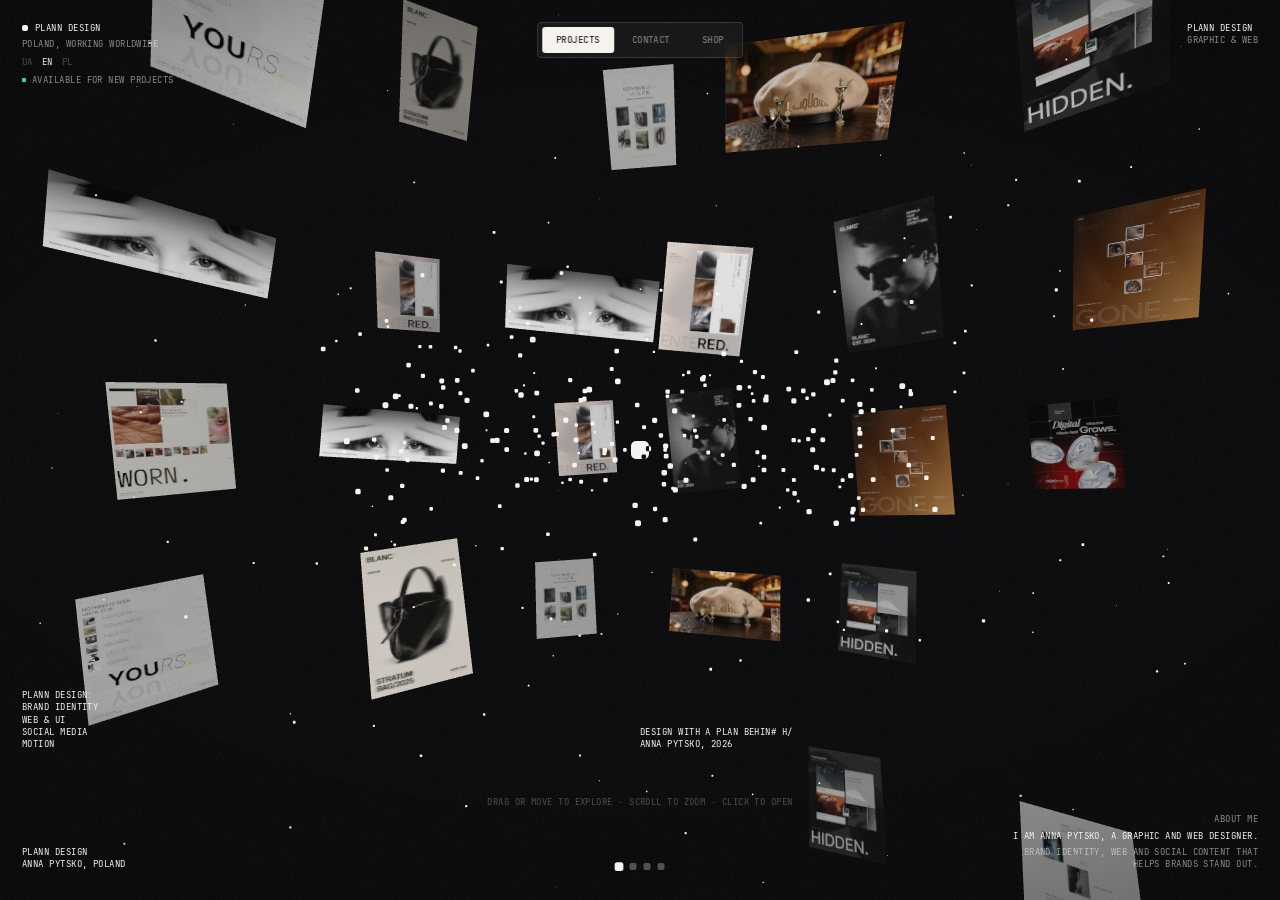
<file: index.html>
<!DOCTYPE html>
<html lang="en">
<head>
  <meta charset="utf-8">
  <meta name="viewport" content="width=device-width, initial-scale=1, viewport-fit=cover">
  <title>Anna Pytsko · PLANN design · Graphic &amp; Web Designer</title>
  <meta name="description" content="PLANN design by Anna Pytsko: brand identities, web and social media content with a plan behind them.">
  <meta name="theme-color" content="#050506">

  <!-- Adres docelowy: GitHub Pages, projekt w podfolderze /plann_design/ -->
  <link rel="canonical" href="https://annapl20.github.io/plann_design/">
  <meta property="og:url" content="https://annapl20.github.io/plann_design/">
  <meta property="og:type" content="website">
  <meta property="og:title" content="Anna Pytsko · PLANN design · Graphic &amp; Web Designer">
  <meta property="og:description" content="PLANN design by Anna Pytsko: brand identities, web and social media content with a plan behind them.">
  <meta property="og:image" content="https://annapl20.github.io/plann_design/img/og.png">
  <meta property="og:image:width" content="1200">
  <meta property="og:image:height" content="630">
  <meta name="twitter:card" content="summary_large_image">
  <meta name="twitter:title" content="Anna Pytsko · PLANN design">
  <meta name="twitter:description" content="Brand identities, web and social media content with a plan behind them.">
  <meta name="twitter:image" content="https://annapl20.github.io/plann_design/img/og.png">

  <link rel="icon" href="img/logo-pa-white.svg" type="image/svg+xml">
  <link rel="preload" href="fonts/JetBrainsMono-800.woff2" as="font" type="font/woff2" crossorigin>
  <link rel="preload" href="fonts/JetBrainsMono-400.woff2" as="font" type="font/woff2" crossorigin>
  <link rel="stylesheet" href="css/plann.css?v=20261015b">

  <script type="application/ld+json">
  {
    "@context": "https://schema.org",
    "@type": "Person",
    "name": "Anna Pytsko",
    "alternateName": "PLANN design",
    "url": "https://annapl20.github.io/plann_design/",
    "jobTitle": "Graphic & Web Designer",
    "email": "mailto:annapytsko@gmail.com",
    "sameAs": [
      "https://www.behance.net/pl_annetka",
      "https://www.instagram.com/plann_design_",
      "https://t.me/pl_annetka",
      "https://www.tiktok.com/@pl_annetka",
      "https://www.linkedin.com/in/anna-pytsko-588906248"
    ]
  }
  </script>
</head>
<body>
  <!-- Scena: kula z kart prac (WebGL) i napis z kropek (2D) -->
  <canvas id="gl"></canvas>
  <canvas id="dots"></canvas>
  <div class="vig" aria-hidden="true"></div>
  <div class="grain" aria-hidden="true"></div>

  <div class="ui">
    <!-- Gora: po lewej marka, jezyk i status; po srodku nawigacja; po prawej rok -->
    <div class="blk tl">
      <div class="brand"><i aria-hidden="true"></i><span>PLANN design</span></div>
      <div class="mute" style="margin-top:4px" data-i18n="ui.where">Poland, working worldwide</div>
      <div class="lang" role="group" aria-label="Language">
        <button type="button" data-lang="uk">UA</button>
        <button type="button" data-lang="en">EN</button>
        <button type="button" data-lang="pl">PL</button>
      </div>
      <div class="status"><i aria-hidden="true"></i><span data-i18n="hero.status">Available for new projects</span></div>
    </div>

    <nav class="topnav" aria-label="Menu">
      <a href="index.html" aria-current="page" data-i18n="nav.projects">Projects</a>
      <a href="contact.html" data-i18n="nav.contact">Contact</a>
      <a href="shop.html" data-i18n="nav.shop">Shop</a>
    </nav>

    <div class="blk tr">PLANN DESIGN<br><span class="mute" data-i18n="ui.brandline">Graphic &amp; web</span></div>

    <!-- Dol: lista slajdu, opis, podpowiedz, podpis, "o mnie" -->
    <div class="blk bl" id="list" aria-live="polite"></div>
    <div class="blk bc" id="desc"></div>
    <div class="blk hint" id="hint" data-i18n="ui.hint">Drag or move to explore · Scroll to zoom · Click to open</div>
    <div class="blk bl2">PLANN DESIGN<br><span data-i18n="ui.sign">ANNA PYTSKO, POLAND</span></div>
    <div class="blk br2">
      <div class="mute" data-i18n="ui.aboutLabel">About me</div>
      <div style="margin-top:4px" data-i18n="about.lead">I am Anna Pytsko, a graphic and web designer.</div>
      <div class="mute" style="margin-top:4px" data-i18n="ui.about2">Brand identity, web and social content that helps brands stand out.</div>
    </div>

    <div class="pag" id="pag" role="group" aria-label="Slides"></div>
  </div>

  <!-- Czarny ekran przy otwieraniu projektu: znak PA i nazwa -->
  <div class="gate" id="gate" aria-hidden="true"><img src="img/logo-pa-white.svg" alt=""><span id="gateName"></span></div>

  <!-- Podglad projektu: opis po lewej, pozioma stega kadrow po prawej -->
  <div class="lb" id="lb" role="dialog" aria-labelledby="lbTitle">
    <div class="prog" id="lbProg"></div>
    <button class="x" id="lbX" type="button" data-i18n="ui.close">Close [Esc]</button>
    <div class="side">
      <div class="mute" data-i18n="case.label">Project</div>
      <h2 id="lbTitle"></h2>
      <p id="lbDesc"></p>
      <div class="ctl">
        <button type="button" id="lbAbout" aria-expanded="false" aria-controls="lbDesc" data-i18n="case.about">About the project</button>
        <a id="lbLink" href="https://www.behance.net/pl_annetka" target="_blank" rel="noopener"><span data-i18n="ui.explore">Explore more</span> ↗</a>
      </div>
    </div>
    <div class="track" id="lbTrack"></div>
  </div>

  <!-- Loader 00 -> 100 -->
  <div class="ld" id="ld"><div class="bar" id="ldb"></div><div>PLANN design<br><span class="mute" data-i18n="ui.loader">Selected work, 2026</span></div><div class="n" id="ldn">00</div></div>

  <!-- Wlasny kursor -->
  <div class="cur" id="cur" aria-hidden="true"><div class="r"><span data-i18n="cursor.view">View</span></div><div class="d"></div></div>

  <script src="js/i18n.js?v=20261015b"></script>
  <script type="module" src="js/plann.js?v=20261015b"></script>
</body>
</html>
</file>
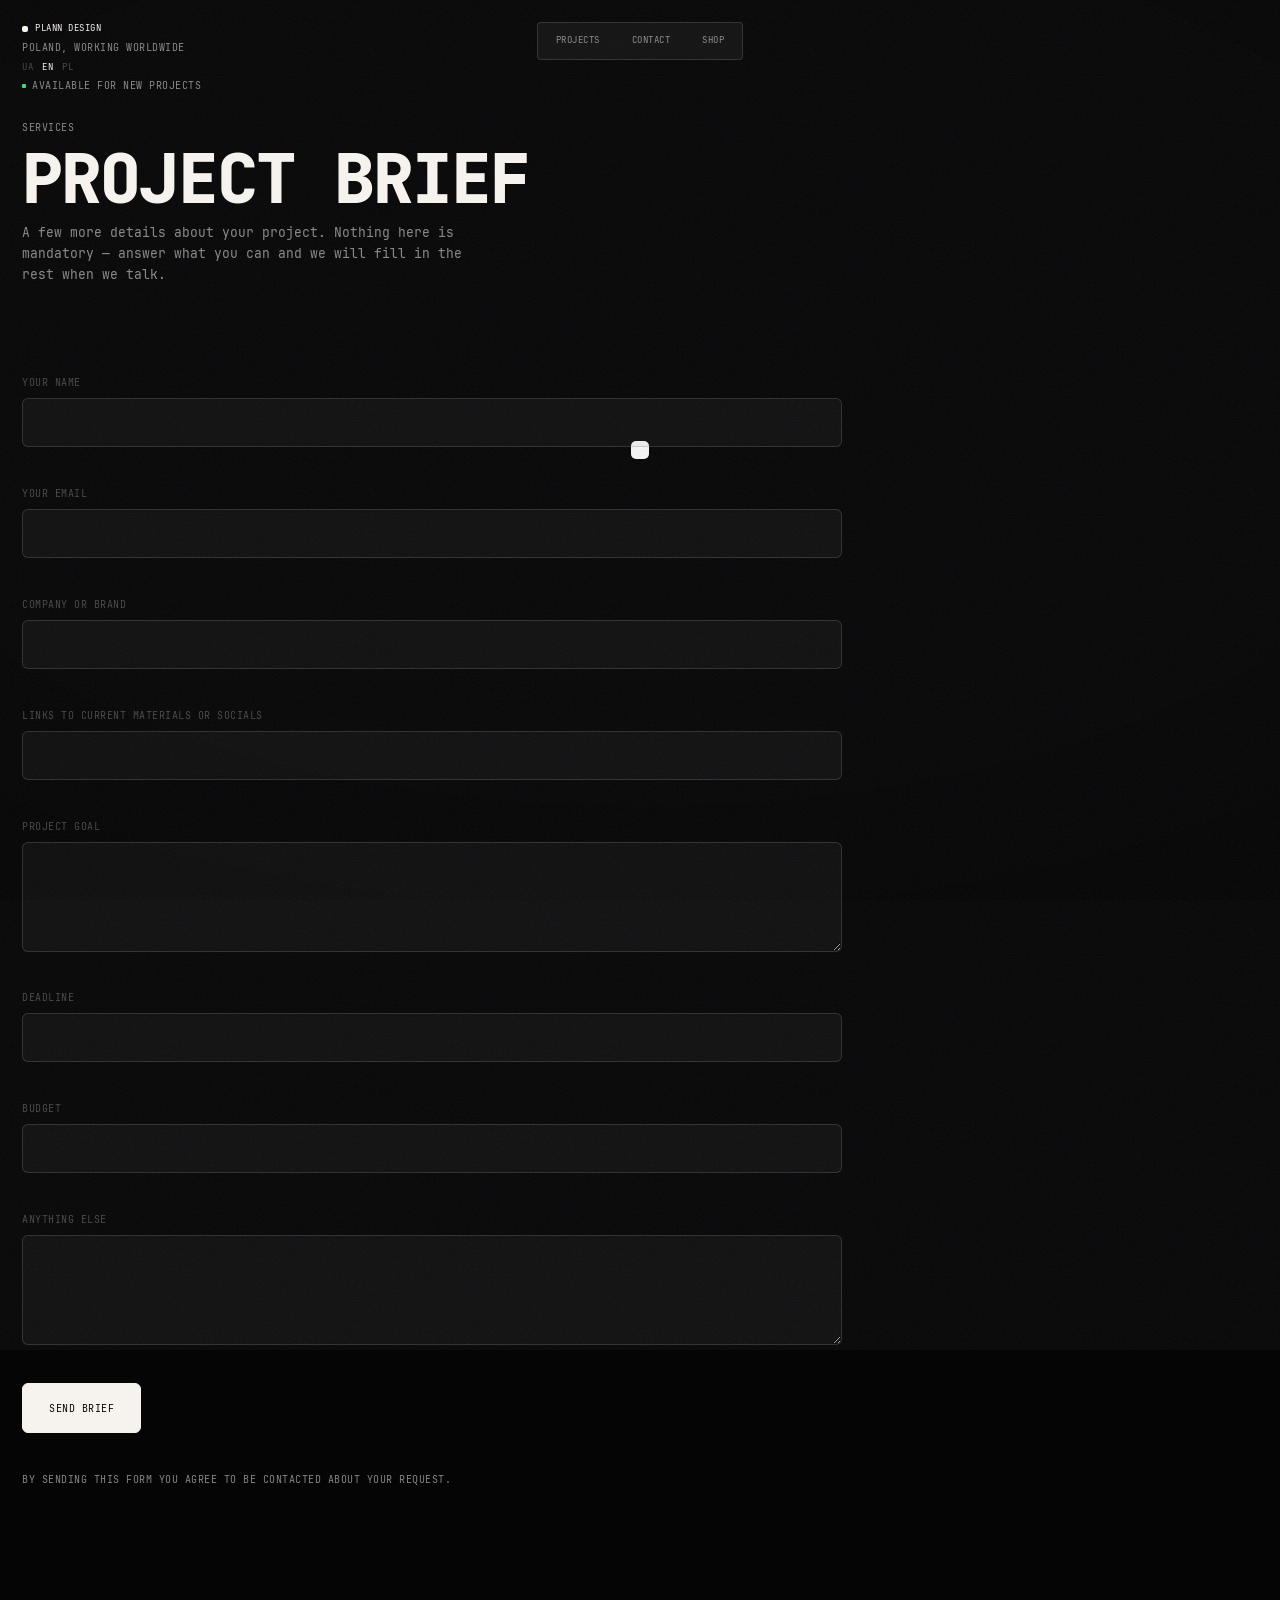
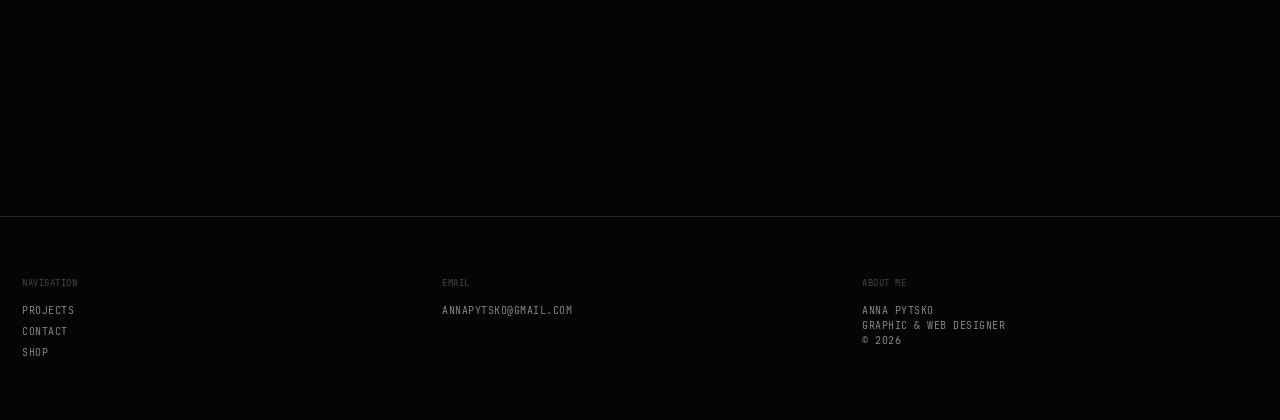
<file: brief.html>
<!DOCTYPE html>
<html lang="en">
<head>
  <meta charset="utf-8">
  <meta name="viewport" content="width=device-width, initial-scale=1, viewport-fit=cover">
  <title>Project brief · PLANN design</title>
  <meta name="description" content="Share a few more details about your project with Anna Pytsko, PLANN design.">
  <meta name="theme-color" content="#050506">
  <meta name="robots" content="noindex">
  <link rel="icon" href="img/logo-pa-white.svg" type="image/svg+xml">
  <link rel="preload" href="fonts/JetBrainsMono-800.woff2" as="font" type="font/woff2" crossorigin>
  <link rel="stylesheet" href="css/plann-pages.css?v=20261015b">
</head>
<body data-meta-key="brief">
  <div class="vig" aria-hidden="true"></div>
  <div class="grain" aria-hidden="true"></div>

  <header class="head">
    <div class="headL">
      <a class="brand" href="index.html"><i aria-hidden="true"></i><span>PLANN design</span></a>
      <div class="mute" data-i18n="ui.where">Poland, working worldwide</div>
      <div class="lang" role="group" aria-label="Language">
        <button type="button" data-lang="uk">UA</button>
        <button type="button" data-lang="en">EN</button>
        <button type="button" data-lang="pl">PL</button>
      </div>
      <div class="status"><i aria-hidden="true"></i><span data-i18n="hero.status">Available for new projects</span></div>
    </div>
    <nav class="topnav" aria-label="Menu">
      <a href="index.html" data-i18n="nav.projects">Projects</a>
      <a href="contact.html" data-i18n="nav.contact">Contact</a>
      <a href="shop.html" data-i18n="nav.shop">Shop</a>
    </nav>
  </header>

  <main class="page" id="main">
    <div class="lead">
      <p class="label" data-i18n="services.label">Services</p>
      <h1 class="h1" data-i18n="brief.title">Project brief</h1>
      <p class="sub" data-i18n="brief.intro">A few more details about your project.</p>
    </div>

    <!-- Rozszerzony brief; logika wysylki w js/brief.js -->
    <form class="brief__form brief__grid" data-brief-form novalidate style="max-width:820px">
      <label class="brief__field">
        <span data-i18n="brief.name">Your name</span>
        <input class="brief__input" type="text" name="name" autocomplete="name" data-brief-name required>
      </label>
      <label class="brief__field">
        <span data-i18n="brief.email">Your email</span>
        <input class="brief__input" type="email" name="email" autocomplete="email" inputmode="email" spellcheck="false" data-brief-email required>
      </label>
      <label class="brief__field">
        <span data-i18n="brief.company">Company or brand</span>
        <input class="brief__input" type="text" name="company" autocomplete="organization">
      </label>
      <label class="brief__field">
        <span data-i18n="brief.links">Links to current materials or socials</span>
        <input class="brief__input" type="text" name="links" inputmode="url" spellcheck="false">
      </label>
      <label class="brief__field">
        <span data-i18n="brief.goal">Project goal</span>
        <textarea class="brief__area" name="goal" rows="3"></textarea>
      </label>
      <label class="brief__field">
        <span data-i18n="brief.deadline">Deadline</span>
        <input class="brief__input" type="text" name="deadline">
      </label>
      <label class="brief__field">
        <span data-i18n="brief.budget">Budget</span>
        <input class="brief__input" type="text" name="budget">
      </label>
      <label class="brief__field">
        <span data-i18n="brief.extra">Anything else</span>
        <textarea class="brief__area" name="extra" rows="3"></textarea>
      </label>

      <input type="hidden" name="_subject" value="Project brief from PLANN design website">
      <input type="hidden" name="_template" value="table">
      <input type="hidden" name="_captcha" value="false">
      <input class="wiz__honey" type="text" name="_honey" tabindex="-1" autocomplete="off" aria-hidden="true">

      <button class="btn btn--solid btn--lg" type="submit" data-brief-send style="justify-self:start">
        <span data-brief-send-label data-i18n="brief.send">Send the brief</span>
      </button>
      <p class="brief__note" data-i18n="wiz.consent">By sending this form you agree to be contacted about your request.</p>
      <p class="brief__note is-error" data-brief-fail hidden role="alert">
        <span data-brief-fail-text data-i18n="brief.fail">The brief did not go through. Please write to me directly.</span>
      </p>
    </form>

    <!-- Ekran podziekowania -->
    <div class="fn__step fn__step--done" data-brief-done hidden style="justify-items:start;text-align:left">
      <span class="fn__check" aria-hidden="true">
        <svg viewBox="0 0 48 48" width="100%" height="100%" fill="none" stroke="currentColor" stroke-width="3" stroke-linecap="round" stroke-linejoin="round"><path d="M10 25.5 20 35 38 14"/></svg>
      </span>
      <h2 class="fn__q" data-i18n="brief.doneTitle">Brief received</h2>
      <p class="fn__doneLead" data-i18n="brief.doneLead">Thank you. I will read it and get back to you within 24-48 hours.</p>
      <a class="btn" href="index.html" data-i18n="brief.back">Back to site</a>
    </div>
  </main>

  <footer class="foot">
    <div><h3 data-i18n="nav.menu">Navigation</h3><nav><a href="index.html" data-i18n="nav.projects">Projects</a><a href="contact.html" data-i18n="nav.contact">Contact</a><a href="shop.html" data-i18n="nav.shop">Shop</a></nav></div>
    <div><h3>Email</h3><nav><a href="mailto:annapytsko@gmail.com">annapytsko@gmail.com</a></nav></div>
    <div><h3 data-i18n="ui.aboutLabel">About me</h3><p>Anna Pytsko<br><span data-i18n="hero.label">Graphic &amp; web designer</span><br>&copy; <span data-year>2026</span></p></div>
  </footer>

  <div class="cur" aria-hidden="true"><div class="r"><span data-i18n="cursor.view">View</span></div></div>

  <script src="js/i18n.js?v=20261015b"></script>
  <script src="js/plann-shell.js?v=20261015b"></script>
  <script src="js/brief.js?v=20261015b"></script>
</body>
</html>
</file>
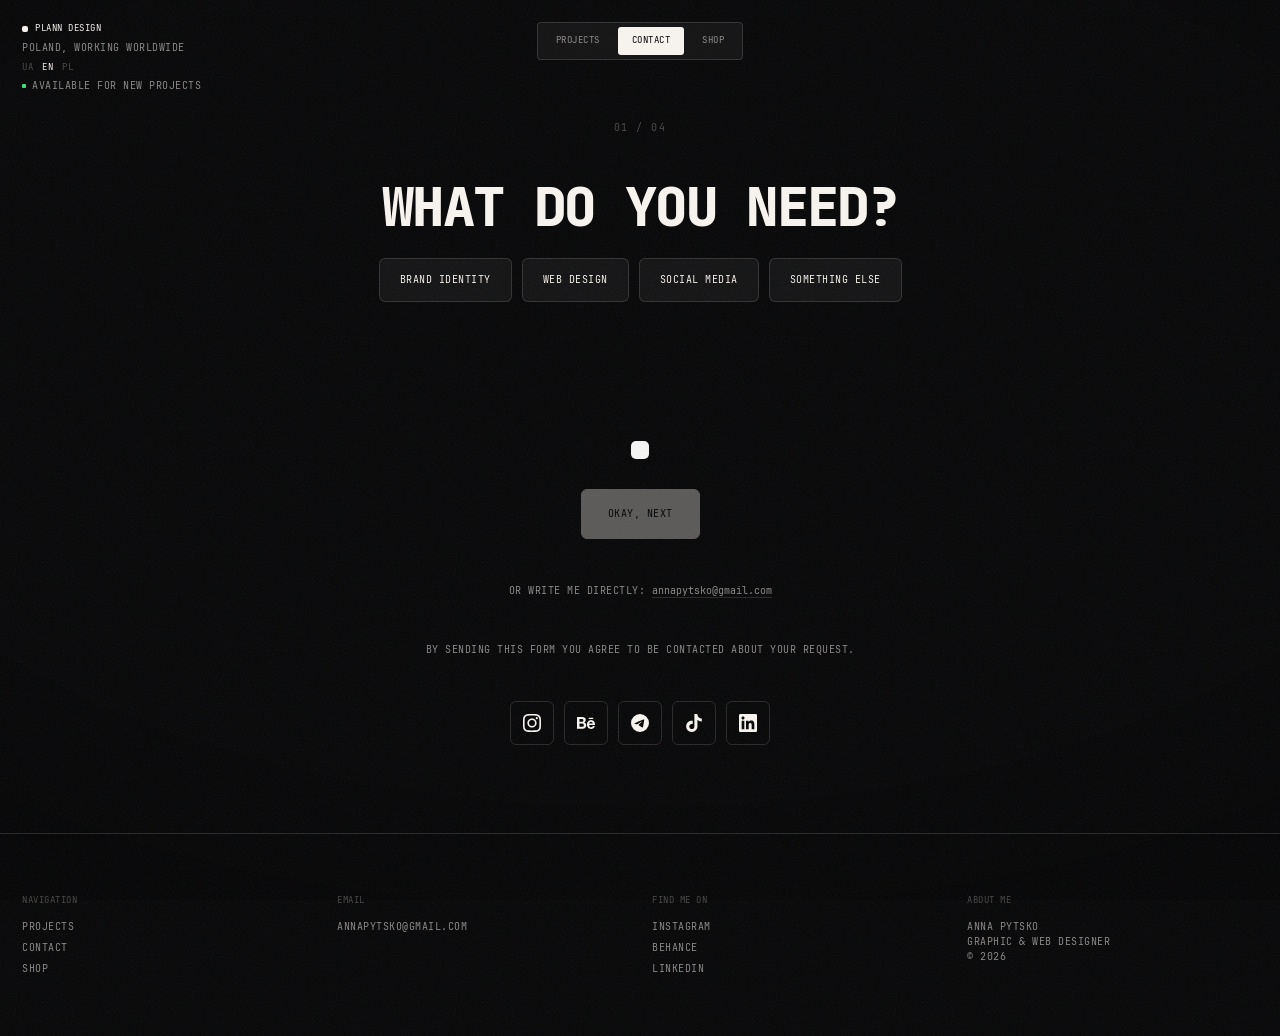
<file: contact.html>
<!DOCTYPE html>
<html lang="en">
<head>
  <meta charset="utf-8">
  <meta name="viewport" content="width=device-width, initial-scale=1, viewport-fit=cover">
  <title>Contact · PLANN design</title>
  <meta name="description" content="Start a project with Anna Pytsko, PLANN design.">
  <meta name="theme-color" content="#050506">
  <link rel="canonical" href="https://annapl20.github.io/plann_design/contact.html">
  <link rel="icon" href="img/logo-pa-white.svg" type="image/svg+xml">
  <link rel="preload" href="fonts/JetBrainsMono-800.woff2" as="font" type="font/woff2" crossorigin>
  <link rel="stylesheet" href="css/plann-pages.css?v=20261015b">
</head>
<body data-meta-key="ct">
  <div class="vig" aria-hidden="true"></div>
  <div class="grain" aria-hidden="true"></div>

  <!-- Szapka wspolna dla podstron: marka, nawigacja po srodku, jezyk po prawej -->
  <header class="head">
    <div class="headL">
      <a class="brand" href="index.html"><i aria-hidden="true"></i><span>PLANN design</span></a>
      <div class="mute" data-i18n="ui.where">Poland, working worldwide</div>
      <div class="lang" role="group" aria-label="Language">
        <button type="button" data-lang="uk">UA</button>
        <button type="button" data-lang="en">EN</button>
        <button type="button" data-lang="pl">PL</button>
      </div>
      <div class="status"><i aria-hidden="true"></i><span data-i18n="hero.status">Available for new projects</span></div>
    </div>
    <nav class="topnav" aria-label="Menu">
      <a href="index.html" data-i18n="nav.projects">Projects</a>
      <a href="contact.html" aria-current="page" data-i18n="nav.contact">Contact</a>
      <a href="shop.html" data-i18n="nav.shop">Shop</a>
    </nav>
  </header>

  <main class="page" id="main">
    <!-- Lejek: jeden krok na ekran; logika w js/contact-funnel.js -->
    <section class="fn" data-fn>
      <p class="fn__meta"><span data-fn-count>01</span> / 04</p>

      <form class="fn__form" data-fn-form novalidate style="width:100%">
        <div class="fn__stage">
          <div class="fn__step is-active" data-fn-step="1">
            <h1 class="fn__q" data-i18n="wiz.q1">What do you need?</h1>
            <div class="fn__chips" role="radiogroup" data-fn-services data-i18n-attr="aria-label:wiz.q1" aria-label="What do you need?">
              <button class="chip" type="button" role="radio" aria-checked="false" data-value="Brand identity" data-key="wiz.s1"><span data-i18n="wiz.s1">Brand identity</span></button>
              <button class="chip" type="button" role="radio" aria-checked="false" data-value="Web design" data-key="wiz.s2"><span data-i18n="wiz.s2">Web design</span></button>
              <button class="chip" type="button" role="radio" aria-checked="false" data-value="Social media" data-key="ct.s3"><span data-i18n="ct.s3">Social media</span></button>
              <button class="chip" type="button" role="radio" aria-checked="false" data-value="Something else" data-key="wiz.s4"><span data-i18n="wiz.s4">Something else</span></button>
            </div>
          </div>

          <div class="fn__step" data-fn-step="2">
            <h2 class="fn__q" data-i18n="ct.q2">Your budget</h2>
            <label class="fn__amountRow">
              <span class="fn__cur" aria-hidden="true">€</span>
              <input class="fn__amountInput" type="text" inputmode="numeric" autocomplete="off" spellcheck="false"
                     data-fn-budget placeholder="5.000" data-i18n-attr="placeholder:ct.budgetPh,aria-label:ct.q2" aria-label="Your budget">
            </label>
            <button class="chip" type="button" aria-pressed="false" data-fn-notsure><span data-i18n="wiz.b5">Not sure yet</span></button>
          </div>

          <div class="fn__step" data-fn-step="3">
            <h2 class="fn__q" data-i18n="ct.q3">Your email</h2>
            <input class="fn__input" type="email" name="email" inputmode="email" autocomplete="email" spellcheck="false"
                   data-fn-email placeholder="your@email" data-i18n-attr="placeholder:ct.emailPh,aria-label:ct.q3" aria-label="Your email">
            <p class="fn__error" data-fn-error hidden data-i18n="wiz.mailErr">That does not look like a valid email address.</p>
          </div>

          <div class="fn__step" data-fn-step="4">
            <h2 class="fn__q" data-i18n="wiz.q4">A few words about the project</h2>
            <textarea class="fn__area" name="message" rows="3" data-fn-message placeholder="Two or three lines — optional"
                      data-i18n-attr="placeholder:wiz.msgPh,aria-label:wiz.q4" aria-label="A few words about the project"></textarea>
          </div>

          <div class="fn__step fn__step--done" data-fn-step="done">
            <span class="fn__check" aria-hidden="true">
              <svg viewBox="0 0 48 48" width="100%" height="100%" fill="none" stroke="currentColor" stroke-width="3" stroke-linecap="round" stroke-linejoin="round"><path d="M10 25.5 20 35 38 14"/></svg>
            </span>
            <h2 class="fn__q"><span data-i18n="ct.doneA">Request</span> <span data-i18n="ct.doneB">accepted.</span></h2>
            <p class="fn__doneLead" data-i18n="ct.doneLead">I will get back to you within 24-48 hours.</p>
            <dl class="fn__summary">
              <div class="fn__sumRow"><dt data-i18n="wiz.sumService">Service</dt><dd data-fn-sum="service"></dd></div>
              <div class="fn__sumRow"><dt data-i18n="wiz.sumBudget">Budget</dt><dd data-fn-sum="budget"></dd></div>
              <div class="fn__sumRow"><dt data-i18n="wiz.sumEmail">Email</dt><dd data-fn-sum="email"></dd></div>
            </dl>
          </div>
        </div>

        <p class="fn__fail" data-fn-fail hidden role="alert">
          <span data-i18n="wiz.fail">The message did not go through. Please write to me directly:</span>
          <a href="mailto:annapytsko@gmail.com?subject=Project%20request">annapytsko@gmail.com</a>
        </p>

        <div class="fn__nav" data-fn-nav>
          <button class="fn__back" type="button" data-fn-back data-i18n-attr="aria-label:ct.back" aria-label="Back" hidden>
            <svg width="14" height="14" viewBox="0 0 14 14" fill="none" aria-hidden="true"><path d="M9 2 4 7l5 5" stroke="currentColor" stroke-width="1.6"/></svg>
          </button>
          <button class="btn btn--solid btn--lg" type="submit" data-fn-next disabled>
            <span data-fn-next-label data-i18n="ct.next">Okay, next</span>
          </button>
        </div>

        <!-- Pola techniczne FormSubmit (formsubmit.co) -->
        <input type="hidden" name="_subject" value="New request from PLANN design website">
        <input type="hidden" name="_template" value="table">
        <input type="hidden" name="_captcha" value="false">
        <input type="hidden" name="_autoresponse" value="Hi! Thank you for reaching out to PLANN design. Your request has been received and I will get back to you within 24-48 hours. To help me prepare, you can share a few more details about your project here: https://annapl20.github.io/plann_design/brief.html . Talk soon, Anna Pytsko, PLANN design.">
        <input class="wiz__honey" type="text" name="_honey" tabindex="-1" autocomplete="off" aria-hidden="true">
      </form>

      <p class="contact__direct">
        <span data-i18n="wiz.direct">or write me directly:</span>
        <a href="mailto:annapytsko@gmail.com">annapytsko@gmail.com</a>
      </p>
      <p class="contact__consent" data-i18n="wiz.consent">By sending this form you agree to be contacted about your request.</p>

      <ul class="socialrow">
        <li><a class="socialbtn" href="https://www.instagram.com/plann_design_" target="_blank" rel="noopener" aria-label="Instagram"><span class="socialbtn__ico socialbtn__ico--instagram" aria-hidden="true"></span></a></li>
        <li><a class="socialbtn" href="https://www.behance.net/pl_annetka" target="_blank" rel="noopener" aria-label="Behance"><span class="socialbtn__ico socialbtn__ico--behance" aria-hidden="true"></span></a></li>
        <li><a class="socialbtn" href="https://t.me/pl_annetka" target="_blank" rel="noopener" aria-label="Telegram"><span class="socialbtn__ico socialbtn__ico--telegram" aria-hidden="true"></span></a></li>
        <li><a class="socialbtn" href="https://www.tiktok.com/@pl_annetka" target="_blank" rel="noopener" aria-label="TikTok"><span class="socialbtn__ico socialbtn__ico--tiktok" aria-hidden="true"></span></a></li>
        <li><a class="socialbtn" href="https://www.linkedin.com/in/anna-pytsko-588906248" target="_blank" rel="noopener" aria-label="LinkedIn"><span class="socialbtn__ico socialbtn__ico--linkedin" aria-hidden="true"></span></a></li>
      </ul>
    </section>
  </main>

  <footer class="foot">
    <div><h3 data-i18n="nav.menu">Navigation</h3><nav><a href="index.html" data-i18n="nav.projects">Projects</a><a href="contact.html" data-i18n="nav.contact">Contact</a><a href="shop.html" data-i18n="nav.shop">Shop</a></nav></div>
    <div><h3>Email</h3><nav><a href="mailto:annapytsko@gmail.com">annapytsko@gmail.com</a></nav></div>
    <div><h3 data-i18n="contact.socials">Find me on</h3><nav><a href="https://www.instagram.com/plann_design_" target="_blank" rel="noopener">Instagram</a><a href="https://www.behance.net/pl_annetka" target="_blank" rel="noopener">Behance</a><a href="https://www.linkedin.com/in/anna-pytsko-588906248" target="_blank" rel="noopener">LinkedIn</a></nav></div>
    <div><h3 data-i18n="ui.aboutLabel">About me</h3><p>Anna Pytsko<br><span data-i18n="hero.label">Graphic &amp; web designer</span><br>&copy; <span data-year>2026</span></p></div>
  </footer>

  <div class="cur" aria-hidden="true"><div class="r"><span data-i18n="cursor.view">View</span></div></div>

  <script src="js/i18n.js?v=20261015b"></script>
  <script src="js/plann-shell.js?v=20261015b"></script>
  <script src="js/contact-funnel.js?v=20261015b"></script>
</body>
</html>
</file>
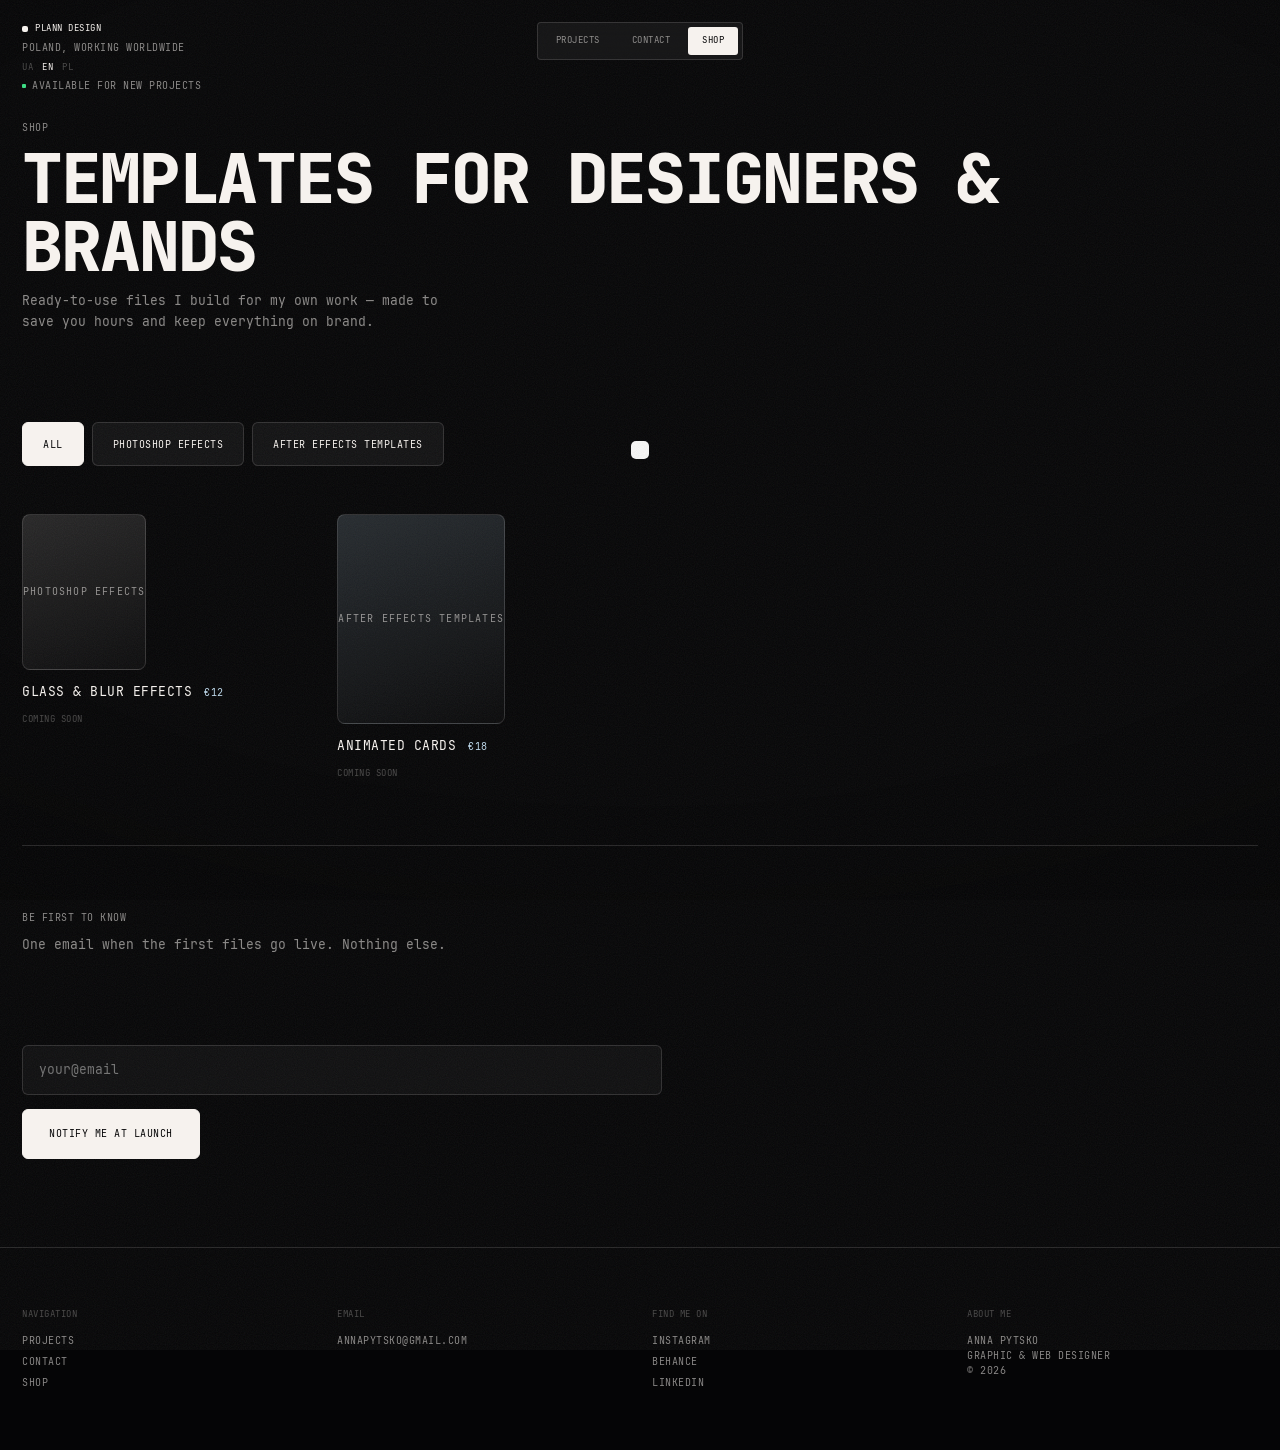
<file: shop.html>
<!DOCTYPE html>
<html lang="en">
<head>
  <meta charset="utf-8">
  <meta name="viewport" content="width=device-width, initial-scale=1, viewport-fit=cover">
  <title>Shop · PLANN design</title>
  <meta name="description" content="Templates and effects by Anna Pytsko, PLANN design.">
  <meta name="theme-color" content="#050506">
  <link rel="canonical" href="https://annapl20.github.io/plann_design/shop.html">
  <link rel="icon" href="img/logo-pa-white.svg" type="image/svg+xml">
  <link rel="preload" href="fonts/JetBrainsMono-800.woff2" as="font" type="font/woff2" crossorigin>
  <link rel="stylesheet" href="css/plann-pages.css?v=20261015b">
</head>
<body data-meta-key="sp">
  <div class="vig" aria-hidden="true"></div>
  <div class="grain" aria-hidden="true"></div>

  <header class="head">
    <div class="headL">
      <a class="brand" href="index.html"><i aria-hidden="true"></i><span>PLANN design</span></a>
      <div class="mute" data-i18n="ui.where">Poland, working worldwide</div>
      <div class="lang" role="group" aria-label="Language">
        <button type="button" data-lang="uk">UA</button>
        <button type="button" data-lang="en">EN</button>
        <button type="button" data-lang="pl">PL</button>
      </div>
      <div class="status"><i aria-hidden="true"></i><span data-i18n="hero.status">Available for new projects</span></div>
    </div>
    <nav class="topnav" aria-label="Menu">
      <a href="index.html" data-i18n="nav.projects">Projects</a>
      <a href="contact.html" data-i18n="nav.contact">Contact</a>
      <a href="shop.html" aria-current="page" data-i18n="nav.shop">Shop</a>
    </nav>
  </header>

  <main class="page" id="main">
    <div class="lead">
      <p class="label" data-i18n="shop.label">Shop</p>
      <h1 class="h1" data-i18n="sp.title">Templates for designers &amp; brands</h1>
      <p class="sub" data-i18n="sp.lead">Ready-to-use files I build for my own work.</p>
    </div>

    <!-- Filtry i siatka towarow; karty buduje js/shop.js z js/products.js -->
    <div class="shop__filters" data-shop-filters role="group" data-i18n-attr="aria-label:sp.filters" aria-label="Filter by category">
      <button class="chip is-picked" type="button" data-filter="all" aria-pressed="true"><span data-i18n="sp.all">All</span></button>
      <button class="chip" type="button" data-filter="ps" aria-pressed="false"><span data-i18n="sp.cPs">Photoshop effects</span></button>
      <button class="chip" type="button" data-filter="ae" aria-pressed="false"><span data-i18n="sp.cAe">After Effects templates</span></button>
    </div>

    <div class="prodGrid" data-shop-grid></div>
    <p class="shop__empty" data-shop-empty hidden data-i18n="sp.empty">Nothing in this category yet.</p>

    <div class="rule"></div>

    <div class="lead">
      <p class="label" data-i18n="sp.launchTitle">Be first to know</p>
      <p class="sub" data-i18n="sp.launchLead">One email when the first files go live. Nothing else.</p>
    </div>
    <form class="launch__form" data-launch-form novalidate>
      <input class="launch__input" type="email" name="email" inputmode="email" autocomplete="email" spellcheck="false"
             data-launch-email placeholder="your@email" data-i18n-attr="placeholder:sp.launchPh,aria-label:sp.launchPh" aria-label="your@email" required>
      <button class="btn btn--solid btn--lg" type="submit" style="justify-self:start">
        <span data-launch-label data-i18n="sp.launchCta">Notify me at launch</span>
      </button>
      <input type="hidden" name="_subject" value="Shop launch list">
      <input type="hidden" name="_template" value="table">
      <input type="hidden" name="_captcha" value="false">
      <input class="wiz__honey" type="text" name="_honey" tabindex="-1" autocomplete="off" aria-hidden="true">
    </form>
    <p class="launch__note" data-launch-note hidden role="status"></p>
  </main>

  <footer class="foot">
    <div><h3 data-i18n="nav.menu">Navigation</h3><nav><a href="index.html" data-i18n="nav.projects">Projects</a><a href="contact.html" data-i18n="nav.contact">Contact</a><a href="shop.html" data-i18n="nav.shop">Shop</a></nav></div>
    <div><h3>Email</h3><nav><a href="mailto:annapytsko@gmail.com">annapytsko@gmail.com</a></nav></div>
    <div><h3 data-i18n="contact.socials">Find me on</h3><nav><a href="https://www.instagram.com/plann_design_" target="_blank" rel="noopener">Instagram</a><a href="https://www.behance.net/pl_annetka" target="_blank" rel="noopener">Behance</a><a href="https://www.linkedin.com/in/anna-pytsko-588906248" target="_blank" rel="noopener">LinkedIn</a></nav></div>
    <div><h3 data-i18n="ui.aboutLabel">About me</h3><p>Anna Pytsko<br><span data-i18n="hero.label">Graphic &amp; web designer</span><br>&copy; <span data-year>2026</span></p></div>
  </footer>

  <dialog class="pmodal" data-shop-modal aria-label="Product details">
    <button class="pmodal__close" type="button" data-modal-close data-i18n-attr="aria-label:sp.close" aria-label="Close"><span aria-hidden="true">×</span></button>
    <div class="pmodal__body" data-modal-body></div>
  </dialog>

  <div class="cur" aria-hidden="true"><div class="r"><span data-i18n="cursor.view">View</span></div></div>

  <script src="js/i18n.js?v=20261015b"></script>
  <script src="js/plann-shell.js?v=20261015b"></script>
  <script src="js/products.js?v=20261015b"></script>
  <script src="js/shop.js?v=20261015b"></script>

  <!-- Platnosci Payhip.
       Odkomentuj, gdy pojawia sie prawdziwe produkty: wtedy przyciski z klasa
       payhip-buy-button otworza nakladke platnosci na stronie zamiast
       przekierowywac do Payhip. Do tego czasu skrypt nie jest pobierany.
  <script src="https://payhip.com/payhip.js"></script>
  -->
</body>
</html>
</file>
<file: css/plann.css>
/* =============================================================================
   PLANN design — strona glowna (09.10.2026)
   Czarna scena: kula z kart prac (Three.js, js/plann.js), napis z kropek,
   drobny mono-tekst w rogach (JetBrains Mono, lokalnie w fonts/), ziarno,
   winieta, wlasny kursor, loader 00 -> 100, podglad projektu.
   Tokeny: tusz (--ink), kosc (--bone), blekit kropek (--blue).
   ============================================================================= */
@font-face { font-family: "JetBrains Mono"; src: url("../fonts/JetBrainsMono-400.woff2") format("woff2"); font-weight: 400; font-display: swap; }
@font-face { font-family: "JetBrains Mono"; src: url("../fonts/JetBrainsMono-500.woff2") format("woff2"); font-weight: 500; font-display: swap; }
@font-face { font-family: "JetBrains Mono"; src: url("../fonts/JetBrainsMono-800.woff2") format("woff2"); font-weight: 800; font-display: swap; }

:root {
  --ink: #050506;
  --bone: #f6f2ee;
  --mute: rgba(246, 242, 238, .55);
  --faint: rgba(246, 242, 238, .28);
  --blue: #bcd6e8;
  --pad: 22px;
}
* { box-sizing: border-box; margin: 0; padding: 0; }
html, body { height: 100%; background: var(--ink); color: var(--bone); overflow: hidden; }
body {
  font-family: "JetBrains Mono", ui-monospace, Menlo, monospace;
  font-size: 9px;
  letter-spacing: .05em;
  text-transform: uppercase;
  line-height: 1.35;
  -webkit-font-smoothing: antialiased;
  cursor: none;
  touch-action: none;
  user-select: none;
  -webkit-user-select: none;
}
@media (hover: none) { body { cursor: auto; } }
a { color: inherit; text-decoration: none; }
button { font: inherit; letter-spacing: inherit; text-transform: inherit; color: inherit; }
canvas { display: block; }
#gl, #dots { position: fixed; inset: 0; width: 100%; height: 100%; }
#gl { z-index: 1; }
#dots { z-index: 2; pointer-events: none; }

/* Winieta i ziarno filmowe */
.vig { position: fixed; inset: 0; z-index: 3; pointer-events: none; background: radial-gradient(120% 90% at 50% 50%, transparent 45%, rgba(0, 0, 0, .75) 100%); }
.grain {
  position: fixed; inset: -50%; z-index: 4; pointer-events: none; opacity: .09; mix-blend-mode: screen;
  background-image: url("data:image/svg+xml,%3Csvg xmlns='http://www.w3.org/2000/svg' width='220' height='220'%3E%3Cfilter id='n'%3E%3CfeTurbulence type='fractalNoise' baseFrequency='.9' numOctaves='2' stitchTiles='stitch'/%3E%3C/filter%3E%3Crect width='100%25' height='100%25' filter='url(%23n)'/%3E%3C/svg%3E");
  animation: gr 1s steps(6) infinite;
}
@keyframes gr { 0% { transform: translate(0, 0); } 20% { transform: translate(-4%, 3%); } 40% { transform: translate(3%, -5%); } 60% { transform: translate(-6%, -2%); } 80% { transform: translate(5%, 4%); } 100% { transform: translate(0, 0); } }

/* Interfejs w rogach */
.ui { position: fixed; inset: 0; z-index: 5; pointer-events: none; }
.ui a, .ui button { pointer-events: auto; cursor: none; }
.blk { position: absolute; white-space: nowrap; }
.tl { top: var(--pad); left: var(--pad); }
.tr { top: var(--pad); right: var(--pad); text-align: left; }
.tc { top: var(--pad); left: 50%; transform: translateX(-50%); }
.bl { left: var(--pad); bottom: calc(150px + env(safe-area-inset-bottom)); }
.bc { left: 50%; bottom: calc(150px + env(safe-area-inset-bottom)); }
.bl2 { left: var(--pad); bottom: calc(30px + env(safe-area-inset-bottom)); }
.br2 { right: var(--pad); bottom: calc(30px + env(safe-area-inset-bottom)); text-align: right; white-space: normal; max-width: 260px; }
.hint { left: 50%; transform: translateX(-50%); bottom: calc(92px + env(safe-area-inset-bottom)); color: var(--faint); transition: opacity .8s; }
.brand { display: flex; align-items: center; gap: 7px; }
.brand i { width: 6px; height: 6px; border-radius: 2px; background: var(--bone); display: inline-block; animation: pl 2.4s ease-in-out infinite; }
@keyframes pl { 50% { opacity: .25; } }
.mute { color: var(--mute); }
.lang { margin-top: 6px; display: flex; gap: 9px; }
.lang button { background: none; border: 0; padding: 0; color: var(--faint); transition: color .3s; }
.lang button:hover, .lang button.on { color: var(--bone); }
.status { margin-top: 6px; display: flex; align-items: center; gap: 6px; color: var(--mute); }
.status i { width: 4px; height: 4px; border-radius: 1px; background: #3ddc84; display: inline-block; }

/* Paginacja (strzalka zdjeta 15.10.2026) */
.pag { position: absolute; left: 50%; transform: translateX(-50%); bottom: calc(30px + env(safe-area-inset-bottom)); display: flex; gap: 7px; }
.pag button { position: relative; width: 7px; height: 7px; border-radius: 2px; border: 0; background: rgba(246, 242, 238, .3); cursor: none; transition: background .3s, transform .3s; padding: 0; }
.pag button.on { background: var(--bone); transform: scale(1.25); }
.pag button::after { content: ""; position: absolute; inset: -8px; }

/* Loader 00 -> 100 */
.ld { position: fixed; inset: 0; z-index: 20; background: var(--ink); display: flex; align-items: flex-end; justify-content: space-between; padding: var(--pad); transition: opacity .9s ease .2s, visibility 0s linear 1.1s; }
.ld.done { opacity: 0; visibility: hidden; }
.ld .n { font-size: clamp(64px, 14vw, 180px); font-weight: 800; letter-spacing: -.04em; line-height: .8; }
.ld .bar { position: absolute; left: 0; top: 0; height: 1px; background: var(--bone); width: 0; transition: width .3s; }

/* Kursor: kwadracik w negatywie, ktory biegnie za mysza (jak na dawnej
   stronie, 09.10.2026 na prosbe wlascicielki). Nad karta rozciaga sie
   w plakietke z napisem — dalej kwadrat, tylko szerszy. */
.cur { position: fixed; left: 0; top: 0; z-index: 30; pointer-events: none; mix-blend-mode: difference; }
.cur .d { display: none; }
.cur .r {
  position: absolute;
  width: 18px; height: 18px; margin: -9px 0 0 -9px;
  border-radius: 5px;
  background: #fff;
  display: grid; place-items: center;
  transition: width .35s cubic-bezier(.2, .8, .2, 1), height .35s cubic-bezier(.2, .8, .2, 1), margin .35s cubic-bezier(.2, .8, .2, 1), border-radius .35s;
}
.cur .r span { font-size: 9px; color: #000; opacity: 0; transition: opacity .2s; font-weight: 500; white-space: nowrap; }
.cur.view .r { width: 104px; height: 36px; margin: -18px 0 0 -52px; border-radius: 9px; }
.cur.view .r span { opacity: 1; }
.cur.drag .r { width: 30px; height: 30px; margin: -15px 0 0 -15px; border-radius: 8px; }
@media (hover: none) { .cur { display: none; } }

/* Czarny ekran przy otwieraniu projektu: znak PA wykreca sie z czerni, pod nim nazwa */
.gate { position: fixed; inset: 0; z-index: 25; background: var(--ink); display: flex; flex-direction: column; align-items: center; justify-content: center; gap: 22px; opacity: 0; visibility: hidden; transition: opacity .35s ease, visibility 0s linear .35s; }
.gate.on { opacity: 1; visibility: visible; transition: opacity .25s ease; }
.gate img { width: clamp(70px, 9vw, 120px); height: auto; opacity: 0; filter: blur(22px); transform: rotate(-14deg) scale(.82); }
.gate.on img { animation: gate-mark .9s cubic-bezier(.16, 1, .3, 1) .05s forwards; }
@keyframes gate-mark { 55%, 100% { opacity: 1; filter: blur(0); transform: none; } }
.gate span { font-size: 12px; font-weight: 500; letter-spacing: .08em; }

/* Podglad projektu: po lewej opis, po prawej pozioma stega kadrow */
.lb { position: fixed; inset: 0; z-index: 15; display: grid; grid-template-columns: minmax(220px, 300px) 1fr; gap: 28px; padding: 60px var(--pad) calc(40px + env(safe-area-inset-bottom)); background: rgba(5, 5, 6, .96); opacity: 0; visibility: hidden; transition: opacity .5s, visibility 0s linear .5s; }
.lb.open { opacity: 1; visibility: visible; transition: opacity .5s; }
.lb .side { align-self: end; display: flex; flex-direction: column; gap: 8px; max-width: 300px; white-space: normal; }
.lb .side h2 { font-size: clamp(22px, 3vw, 40px); font-weight: 800; letter-spacing: -.03em; line-height: 1; text-transform: none; margin: 6px 0 10px; }
.lb .side p { color: var(--mute); text-transform: none; letter-spacing: 0; font-size: 12px; line-height: 1.5; max-height: 0; overflow: hidden; opacity: 0; transition: max-height .5s cubic-bezier(.16, 1, .3, 1), opacity .35s; }
.lb .side p.open { max-height: 16em; opacity: 1; }
.lb .side .ctl { display: flex; flex-wrap: wrap; gap: 14px; margin-top: 8px; }
.lb .side .ctl button, .lb .side .ctl a { background: none; border: 0; padding: 0; color: var(--bone); cursor: none; border-bottom: 1px solid var(--faint); padding-bottom: 2px; transition: color .3s, border-color .3s; }
.lb .side .ctl button:hover, .lb .side .ctl a:hover { color: var(--blue); border-color: var(--blue); }
.lb .track { display: flex; gap: 10px; height: 100%; overflow-x: auto; overflow-y: hidden; scrollbar-width: none; align-items: center; transform: translateY(24px); opacity: 0; transition: transform .7s cubic-bezier(.2, .8, .2, 1), opacity .6s; }
.lb .track::-webkit-scrollbar { display: none; }
.lb.open .track { transform: none; opacity: 1; }
.lb .track img { height: min(70vh, 720px); width: auto; flex: none; display: block; }
.lb .x { position: absolute; top: var(--pad); right: var(--pad); background: none; border: 0; color: var(--bone); cursor: none; padding: 6px; }
.lb .x:hover { color: var(--blue); }
.lb .prog { position: absolute; top: var(--pad); left: var(--pad); color: var(--mute); }

@media (max-width: 760px) {
  :root { --pad: 16px; }
  .br2 { display: none; }
  /* Telefon: menu idzie w lewy gorny rog, a blok z marka schodzi pod nie —
     po srodku nachodzilo na napis (15.10.2026, uwaga wlascicielki) */
  /* Blok z marka lamie sie w wierszach, zeby nie wchodzil pod menu
     po prawej (dluzsze napisy po ukrainsku) */
  .tl { max-width: 52vw; white-space: normal; }
  .tr { top: auto; bottom: calc(30px + env(safe-area-inset-bottom)); right: var(--pad); display: block; }
  .bl { bottom: calc(170px + env(safe-area-inset-bottom)); }
  .bc { left: var(--pad); bottom: calc(98px + env(safe-area-inset-bottom)); }
  .hint { display: none; }
  .bl2 { max-width: 60vw; white-space: normal; }
  .lb { grid-template-columns: 1fr; grid-template-rows: 1fr auto; gap: 18px; padding-top: 56px; }
  .lb .track { order: -1; align-items: start; }
  .lb .track img { height: min(52vh, 480px); }
  .lb .side { max-width: none; }
}
@media (prefers-reduced-motion: reduce) {
  .grain, .brand i { animation: none; }
}

/* Glowna nawigacja: na samej gorze po srodku, zeby byla widoczna od razu
   (09.10.2026, prosba wlascicielki — w rogu nikt by jej nie znalazl) */
.topnav {
  position: absolute;
  top: var(--pad);
  left: 50%;
  transform: translateX(-50%);
  display: flex;
  align-items: center;
  gap: 4px;
  padding: 4px;
  border: 1px solid rgba(246, 242, 238, .14);
  border-radius: 4px;
  background: rgba(246, 242, 238, .05);
  -webkit-backdrop-filter: blur(14px);
  backdrop-filter: blur(14px);
}
.topnav a {
  padding: 7px 14px;
  border-radius: 3px;
  color: var(--mute);
  transition: color .3s, background-color .3s;
}
.topnav a:hover { color: var(--bone); background: rgba(246, 242, 238, .08); }
.topnav a[aria-current="page"] { color: #050506; background: var(--bone); }

/* Telefon: menu stoi po PRAWEJ stronie (15.10.2026, prosba wlascicielki).
   Caly blok musi byc na samym koncu pliku, bo podstawowe reguly .topnav
   leza nizej niz pierwszy blok media i wygrywaja kolejnoscia. */
@media (max-width: 760px) {
  .topnav { left: auto; right: var(--pad); transform: none; gap: 2px; padding: 3px; }
  .topnav a { padding: 6px 9px; }
}
</file>
<file: css/plann-pages.css>
/* =============================================================================
   PLANN design — podstrony w stylu strony glownej (09.10.2026)
   Kontakt, sklep i brief: czarne tlo, JetBrains Mono, drobny tekst
   wersalikami, ziarno i winieta, kwadratowy kursor, nawigacja po srodku
   u gory. Logika formularzy zostaje bez zmian (js/contact-funnel.js,
   js/shop.js, js/brief.js) — tu jest wylacznie wyglad.
   ============================================================================= */
@font-face { font-family: "JetBrains Mono"; src: url("../fonts/JetBrainsMono-400.woff2") format("woff2"); font-weight: 400; font-display: swap; }
@font-face { font-family: "JetBrains Mono"; src: url("../fonts/JetBrainsMono-500.woff2") format("woff2"); font-weight: 500; font-display: swap; }
@font-face { font-family: "JetBrains Mono"; src: url("../fonts/JetBrainsMono-800.woff2") format("woff2"); font-weight: 800; font-display: swap; }

:root {
  --ink: #050506;
  --bone: #f6f2ee;
  --mute: rgba(246, 242, 238, .55);
  --faint: rgba(246, 242, 238, .28);
  --line: rgba(246, 242, 238, .14);
  --blue: #bcd6e8;
  --pad: 22px;
}
* { box-sizing: border-box; margin: 0; padding: 0; }
html { scroll-behavior: smooth; }
body {
  min-height: 100%;
  background: var(--ink);
  color: var(--bone);
  font-family: "JetBrains Mono", ui-monospace, Menlo, monospace;
  font-size: 10px;
  letter-spacing: .05em;
  text-transform: uppercase;
  line-height: 1.5;
  -webkit-font-smoothing: antialiased;
  cursor: none;
  overflow-x: hidden;
}
@media (hover: none) { body { cursor: auto; } }
body.is-locked { overflow: hidden; }
a { color: inherit; text-decoration: none; }
button, input, textarea { font: inherit; letter-spacing: inherit; text-transform: inherit; color: inherit; }
img { max-width: 100%; display: block; }
::selection { background: var(--bone); color: var(--ink); }

/* Ziarno i winieta — ta sama oprawa co na glownej */
.vig { position: fixed; inset: 0; z-index: 1; pointer-events: none; background: radial-gradient(120% 90% at 50% 40%, transparent 55%, rgba(0, 0, 0, .7) 100%); }
.grain {
  position: fixed; inset: -50%; z-index: 2; pointer-events: none; opacity: .07; mix-blend-mode: screen;
  background-image: url("data:image/svg+xml,%3Csvg xmlns='http://www.w3.org/2000/svg' width='220' height='220'%3E%3Cfilter id='n'%3E%3CfeTurbulence type='fractalNoise' baseFrequency='.9' numOctaves='2' stitchTiles='stitch'/%3E%3C/filter%3E%3Crect width='100%25' height='100%25' filter='url(%23n)'/%3E%3C/svg%3E");
  animation: gr 1s steps(6) infinite;
}
@keyframes gr { 0% { transform: translate(0, 0); } 20% { transform: translate(-4%, 3%); } 40% { transform: translate(3%, -5%); } 60% { transform: translate(-6%, -2%); } 80% { transform: translate(5%, 4%); } 100% { transform: translate(0, 0); } }

/* Kwadratowy kursor w negatywie */
.cur { position: fixed; left: 0; top: 0; z-index: 60; pointer-events: none; mix-blend-mode: difference; }
.cur .r {
  position: absolute; width: 18px; height: 18px; margin: -9px 0 0 -9px;
  border-radius: 5px; background: #fff; display: grid; place-items: center;
  transition: width .35s cubic-bezier(.2, .8, .2, 1), height .35s cubic-bezier(.2, .8, .2, 1), margin .35s cubic-bezier(.2, .8, .2, 1), border-radius .35s;
}
.cur .r span { font-size: 9px; color: #000; opacity: 0; transition: opacity .2s; font-weight: 500; white-space: nowrap; }
.cur.view .r { width: 104px; height: 36px; margin: -18px 0 0 -52px; border-radius: 9px; }
.cur.view .r span { opacity: 1; }
.cur.drag .r { width: 30px; height: 30px; margin: -15px 0 0 -15px; border-radius: 8px; }
@media (hover: none) { .cur { display: none; } }

/* Szapka: marka po lewej, nawigacja po srodku, jezyk po prawej */
.head {
  position: fixed; top: 0; left: 0; right: 0; z-index: 40;
  display: grid; grid-template-columns: 1fr auto 1fr; align-items: start; gap: 16px;
  padding: var(--pad);
  pointer-events: none;
}
.head > * { pointer-events: auto; }
.brand { display: flex; align-items: center; gap: 7px; font-size: 9px; }
.brand i { width: 6px; height: 6px; border-radius: 2px; background: var(--bone); display: inline-block; animation: pl 2.4s ease-in-out infinite; }
@keyframes pl { 50% { opacity: .25; } }
.headL { display: grid; gap: 4px; justify-items: start; }
.mute { color: var(--mute); }
.status { display: flex; align-items: center; gap: 6px; color: var(--mute); }
.status i { width: 4px; height: 4px; border-radius: 1px; background: #3ddc84; display: inline-block; }
.topnav {
  justify-self: center;
  display: flex; align-items: center; gap: 4px; padding: 4px;
  border: 1px solid var(--line); border-radius: 4px;
  background: rgba(246, 242, 238, .05);
  -webkit-backdrop-filter: blur(14px); backdrop-filter: blur(14px);
}
.topnav a { padding: 7px 14px; border-radius: 3px; color: var(--mute); font-size: 9px; transition: color .3s, background-color .3s; }
.topnav a:hover { color: var(--bone); background: rgba(246, 242, 238, .08); }
.topnav a[aria-current="page"] { color: var(--ink); background: var(--bone); }
.lang { display: flex; gap: 9px; margin-top: 2px; }
.lang button { background: none; border: 0; padding: 0; font-size: 9px; color: var(--faint); cursor: none; transition: color .3s; }
.lang button:hover, .lang button.on { color: var(--bone); }

/* Tresc */
.page { position: relative; z-index: 3; padding: calc(var(--pad) * 2 + 76px) var(--pad) calc(var(--pad) * 4); max-width: 1320px; margin: 0 auto; }
.lead { display: grid; gap: 10px; margin-bottom: clamp(40px, 7vw, 90px); }
.lead .label { color: var(--mute); }
.h1 { font-size: clamp(30px, 6vw, 68px); font-weight: 800; letter-spacing: -.03em; line-height: 1; text-transform: uppercase; }
.sub { color: var(--mute); text-transform: none; letter-spacing: 0; font-size: 13px; line-height: 1.6; max-width: 56ch; }
.rule { height: 1px; background: var(--line); margin: clamp(32px, 5vw, 64px) 0; }

/* Przyciski i chipsy: prostokatne, z lekko zaokraglonymi rogami */
.btn, .chip {
  display: inline-flex; align-items: center; gap: 8px;
  min-height: 44px; padding: 0 20px;
  border: 1px solid var(--line); border-radius: 6px;
  background: rgba(246, 242, 238, .05);
  color: var(--bone); font-size: 10px; cursor: none;
  transition: background-color .3s, border-color .3s, color .3s, transform .3s;
}
.btn:hover, .chip:hover { background: rgba(246, 242, 238, .12); border-color: rgba(246, 242, 238, .3); transform: translateY(-1px); }
.btn--solid, .chip.is-picked, .chip[aria-checked="true"], .chip[aria-pressed="true"] { background: var(--bone); color: var(--ink); border-color: var(--bone); }
.btn--solid:hover { background: #fff; color: var(--ink); }
.btn:disabled { opacity: .35; }
.btn--lg { min-height: 50px; padding: 0 26px; }

/* Lejek kontaktowy */
.fn { display: grid; gap: clamp(26px, 4vw, 44px); justify-items: center; text-align: center; }
.fn__meta { color: var(--faint); letter-spacing: .14em; }
.fn__stage { position: relative; width: 100%; min-height: 180px; display: grid; }
.fn__step { grid-area: 1 / 1; display: grid; gap: 22px; justify-items: center; align-content: start; opacity: 0; visibility: hidden; transform: translateY(26px); filter: blur(10px); transition: opacity .5s, transform .6s cubic-bezier(.2, .8, .2, 1), filter .6s, visibility 0s linear .6s; }
.fn__step.is-active { opacity: 1; visibility: visible; transform: none; filter: blur(0); transition-delay: 0s; }
.fn__step.is-out { opacity: 0; transform: translateY(-26px); filter: blur(10px); }
.fn__step:not(.is-active) { pointer-events: none; }
.fn__q { font-size: clamp(24px, 4.6vw, 54px); font-weight: 800; letter-spacing: -.03em; line-height: 1.05; }
.fn__chips { display: flex; flex-wrap: wrap; gap: 10px; justify-content: center; max-width: 900px; }
.fn__amountRow { display: inline-flex; align-items: baseline; gap: 8px; }
.fn__cur { font-size: clamp(22px, 4vw, 44px); color: var(--mute); }
.fn__amountInput, .fn__input {
  width: min(560px, 80vw); padding: 10px 0; text-align: center;
  background: none; border: 0; border-bottom: 1px solid var(--line);
  font-size: clamp(20px, 3.4vw, 40px); font-weight: 800; letter-spacing: -.02em; color: var(--bone);
}
.fn__input { font-size: clamp(14px, 2.2vw, 26px); font-weight: 400; letter-spacing: .02em; text-transform: none; }
.fn__amountInput::placeholder, .fn__input::placeholder, .fn__area::placeholder { color: var(--faint); }
.fn__amountInput:focus, .fn__input:focus, .fn__area:focus { outline: none; border-color: var(--bone); }
.fn__area { width: min(700px, 88vw); min-height: 96px; padding: 12px; background: none; border: 1px solid var(--line); border-radius: 6px; color: var(--bone); text-transform: none; letter-spacing: 0; font-size: 13px; line-height: 1.6; resize: vertical; }
.fn__error, .fn__fail { color: #ff6b5e; }
.fn__error[hidden], .fn__fail[hidden] { display: none; }
.fn__nav { display: flex; align-items: center; justify-content: center; gap: 12px; }
.fn__nav[hidden] { display: none; }
.fn__back { width: 44px; height: 44px; display: grid; place-items: center; border: 1px solid var(--line); border-radius: 6px; background: none; cursor: none; transition: border-color .3s, background-color .3s; }
.fn__back:hover { border-color: var(--bone); background: rgba(246, 242, 238, .08); }
.fn__back[hidden] { display: none; }
.fn__check { width: 54px; height: 54px; color: var(--bone); }
.fn__check path { stroke-dasharray: 62; stroke-dashoffset: 62; }
.fn__step--done.is-active .fn__check path { animation: ck .7s cubic-bezier(.2, .8, .2, 1) .2s forwards; }
@keyframes ck { to { stroke-dashoffset: 0; } }
.fn__doneLead { color: var(--mute); text-transform: none; letter-spacing: 0; font-size: 14px; }
.fn__summary { width: min(520px, 100%); display: grid; gap: 2px; }
.fn__sumRow { display: grid; grid-template-columns: 1fr 1fr; gap: 12px; padding: 10px 0; border-bottom: 1px solid var(--line); text-align: left; }
.fn__sumRow dt { color: var(--faint); }
.fn__sumRow dd { overflow-wrap: anywhere; }
.wiz__honey { position: absolute; left: -9999px; opacity: 0; }
.contact__direct, .contact__consent { color: var(--mute); }
.contact__direct a { border-bottom: 1px solid var(--line); text-transform: none; letter-spacing: 0; }
.contact__direct a:hover { color: var(--blue); border-color: var(--blue); }
.socialrow { display: flex; gap: 10px; justify-content: center; list-style: none; flex-wrap: wrap; }
.socialbtn { width: 44px; height: 44px; display: grid; place-items: center; border: 1px solid var(--line); border-radius: 6px; cursor: none; transition: background-color .3s, border-color .3s; }
.socialbtn:hover { background: rgba(246, 242, 238, .1); border-color: rgba(246, 242, 238, .3); }
.socialbtn__ico { width: 18px; height: 18px; background: currentColor; -webkit-mask: var(--icon) center / contain no-repeat; mask: var(--icon) center / contain no-repeat; }
.socialbtn__ico--instagram { --icon: url("../img/icons/instagram.svg"); }
.socialbtn__ico--behance { --icon: url("../img/icons/behance.svg"); }
.socialbtn__ico--telegram { --icon: url("../img/icons/telegram.svg"); }
.socialbtn__ico--tiktok { --icon: url("../img/icons/tiktok.svg"); }
.socialbtn__ico--linkedin { --icon: url("../img/icons/linkedin.svg"); }

/* Sklep */
.shop__filters { display: flex; flex-wrap: wrap; gap: 8px; margin-bottom: clamp(28px, 4vw, 48px); }
.prodGrid { display: grid; grid-template-columns: repeat(auto-fill, minmax(260px, 1fr)); gap: clamp(14px, 2vw, 26px); }
.prod { display: flex; flex-direction: column; gap: 12px; text-align: left; background: none; border: 0; padding: 0; cursor: none; }
.prod__media { position: relative; aspect-ratio: 4 / 5; border: 1px solid var(--line); border-radius: 8px; overflow: hidden; display: grid; place-items: center; transition: border-color .4s, transform .5s cubic-bezier(.2, .8, .2, 1); }
.prod:hover .prod__media { border-color: rgba(246, 242, 238, .34); transform: translateY(-3px); }
.prod__media--ps { background: linear-gradient(160deg, rgba(246, 242, 238, .14), rgba(246, 242, 238, .03)); }
.prod__media--ae { background: linear-gradient(160deg, rgba(188, 214, 232, .18), rgba(246, 242, 238, .02)); }
.prod__cat { color: var(--mute); font-size: 10px; letter-spacing: .12em; }
.prod__row { display: flex; align-items: baseline; justify-content: space-between; gap: 12px; }
.prod__name { font-size: 13px; }
.prod__price { color: var(--blue); }
.prod__badge { color: var(--faint); font-size: 9px; }
.shop__empty { color: var(--mute); }

/* Okno towaru */
.pmodal { width: min(1100px, 92vw); max-height: 88vh; padding: 0; border: 1px solid var(--line); border-radius: 10px; background: #0b0b0d; color: var(--bone); overflow: auto; }
.pmodal::backdrop { background: rgba(5, 5, 6, .86); -webkit-backdrop-filter: blur(10px); backdrop-filter: blur(10px); }
.pmodal__body { display: grid; grid-template-columns: minmax(0, 1fr) minmax(0, 1.2fr); gap: clamp(18px, 3vw, 40px); padding: clamp(18px, 3vw, 36px); }
.pmodal__media { aspect-ratio: 4 / 5; border: 1px solid var(--line); border-radius: 8px; display: grid; place-items: center; }
.pmodal__info { display: grid; gap: 12px; align-content: start; }
.pmodal__name { font-size: clamp(20px, 3vw, 34px); font-weight: 800; letter-spacing: -.02em; }
.pmodal__desc, .pmodal__pay { color: var(--mute); text-transform: none; letter-spacing: 0; font-size: 13px; line-height: 1.6; }
.pmodal__sub { color: var(--faint); }
.pmodal__list { list-style: none; display: grid; gap: 6px; }
.pmodal__list li { position: relative; padding-left: 16px; text-transform: none; letter-spacing: 0; font-size: 13px; }
.pmodal__list li::before { content: ""; position: absolute; left: 0; top: .62em; width: 7px; height: 1px; background: var(--blue); }
.pmodal__facts { display: flex; flex-wrap: wrap; gap: 18px; }
.pmodal__facts dt { color: var(--faint); font-size: 9px; }
.pmodal__actions { display: flex; flex-wrap: wrap; gap: 10px; margin-top: 6px; }
.pmodal__close { position: absolute; top: 14px; right: 14px; width: 36px; height: 36px; border: 1px solid var(--line); border-radius: 6px; background: rgba(5, 5, 6, .6); display: grid; place-items: center; cursor: none; }
.pmodal__close:hover { background: rgba(246, 242, 238, .12); }

/* Lista startowa i brief */
.launch__form, .brief__form { display: grid; gap: 14px; max-width: 640px; }
.launch__input, .brief__input, .brief__area {
  width: 100%; padding: 14px 16px; background: rgba(246, 242, 238, .04);
  border: 1px solid var(--line); border-radius: 6px; color: var(--bone);
  text-transform: none; letter-spacing: 0; font-size: 13px;
}
.brief__area { min-height: 110px; resize: vertical; line-height: 1.6; }
.launch__input:focus, .brief__input:focus, .brief__area:focus { outline: none; border-color: var(--bone); }
.launch__note, .brief__note { color: var(--mute); }
.launch__note.is-error, .brief__note.is-error { color: #ff6b5e; }
.brief__grid { display: grid; gap: clamp(22px, 3vw, 40px); }
.brief__field { display: grid; gap: 8px; }
.brief__field > span { color: var(--faint); }

/* Stopka */
.foot { position: relative; z-index: 3; display: grid; grid-template-columns: repeat(auto-fit, minmax(190px, 1fr)); gap: 24px; padding: clamp(32px, 5vw, 60px) var(--pad); border-top: 1px solid var(--line); max-width: 1320px; margin: 0 auto; }
.foot h3 { color: var(--faint); font-size: 9px; font-weight: 400; margin-bottom: 12px; }
.foot nav { display: grid; gap: 6px; justify-items: start; }
.foot a { color: var(--mute); transition: color .3s; }
.foot a:hover { color: var(--bone); }
.foot p { color: var(--mute); }

@media (max-width: 760px) {
  :root { --pad: 16px; }
  /* Telefon: menu u gory po prawej, blok z marka pod nim (15.10.2026) */
  .head { grid-template-columns: 1fr; gap: 10px; }
  .topnav { grid-row: 1; justify-self: end; }
  .headL { grid-row: 2; }
  .page { padding-top: calc(var(--pad) * 2 + 150px); }
  .pmodal__body { grid-template-columns: 1fr; }
  .fn__sumRow { grid-template-columns: 1fr; gap: 2px; }
}
@media (prefers-reduced-motion: reduce) {
  .grain, .brand i { animation: none; }
  .fn__step { transition: opacity .2s; transform: none; filter: none; }
}
</file>
